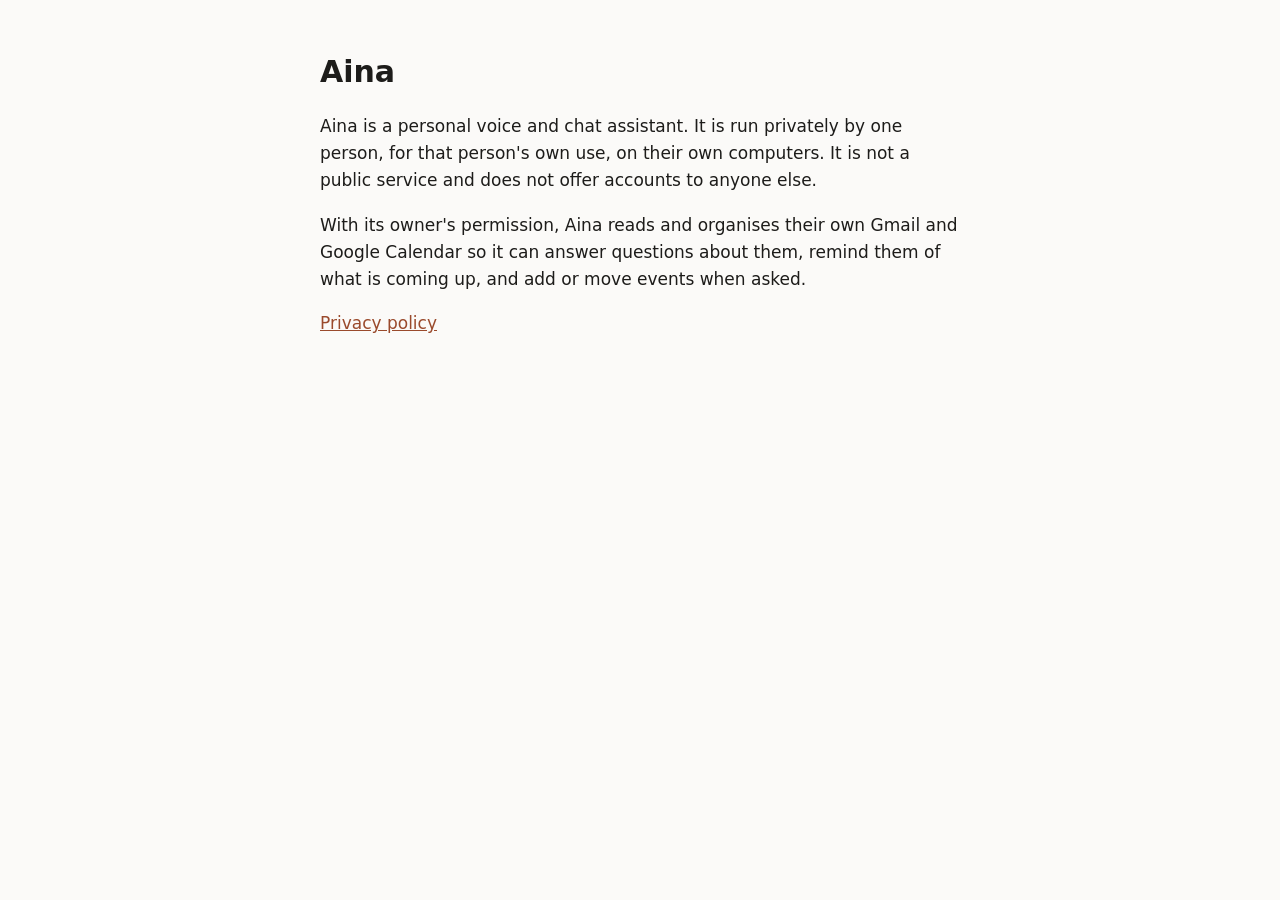
<file: index.html>
<!doctype html>
<html lang="en">
<head>
<meta charset="utf-8">
<meta name="viewport" content="width=device-width, initial-scale=1">
<title>Aina</title>
<link rel="stylesheet" href="style.css">
</head>
<body>
<main>
  <h1>Aina</h1>
  <p>Aina is a personal voice and chat assistant. It is run privately by one
  person, for that person's own use, on their own computers. It is not a
  public service and does not offer accounts to anyone else.</p>
  <p>With its owner's permission, Aina reads and organises their own Gmail and
  Google Calendar so it can answer questions about them, remind them of what
  is coming up, and add or move events when asked.</p>
  <p><a href="privacy.html">Privacy policy</a></p>
</main>
</body>
</html>
</file>
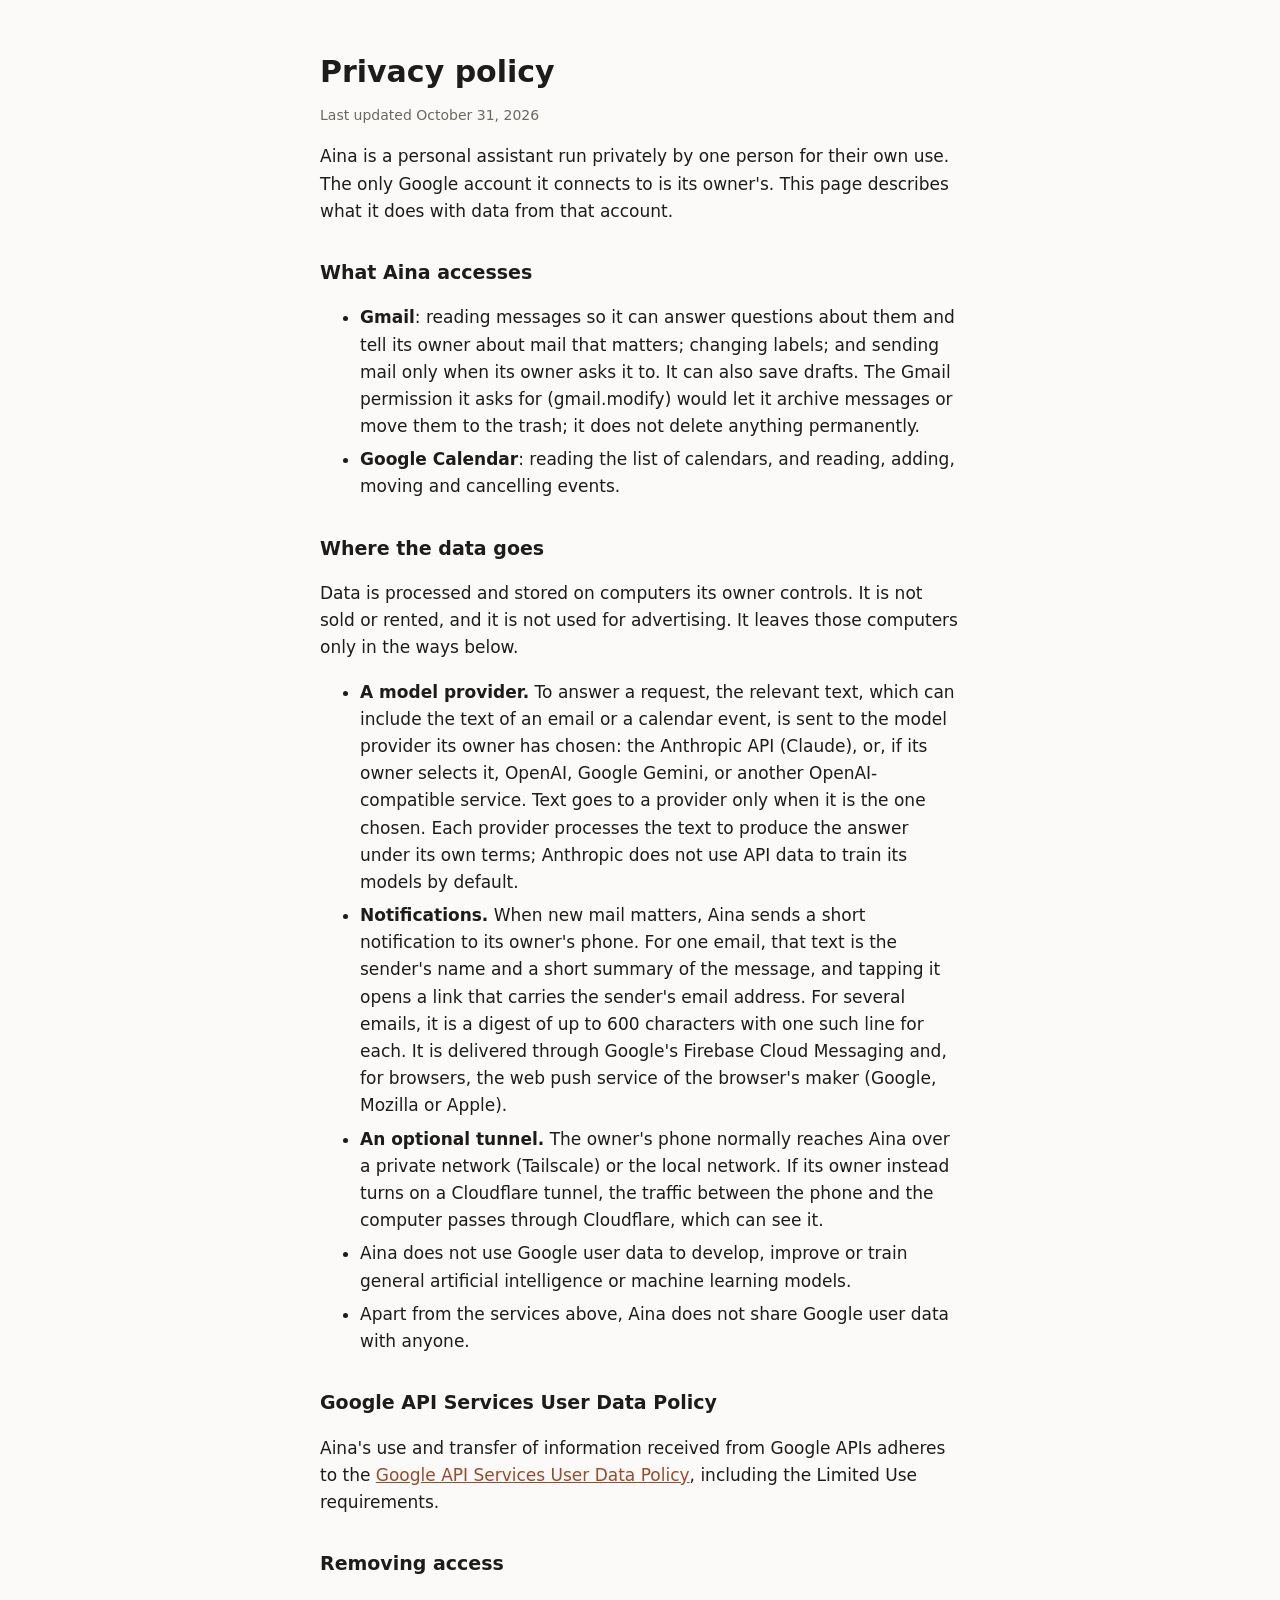
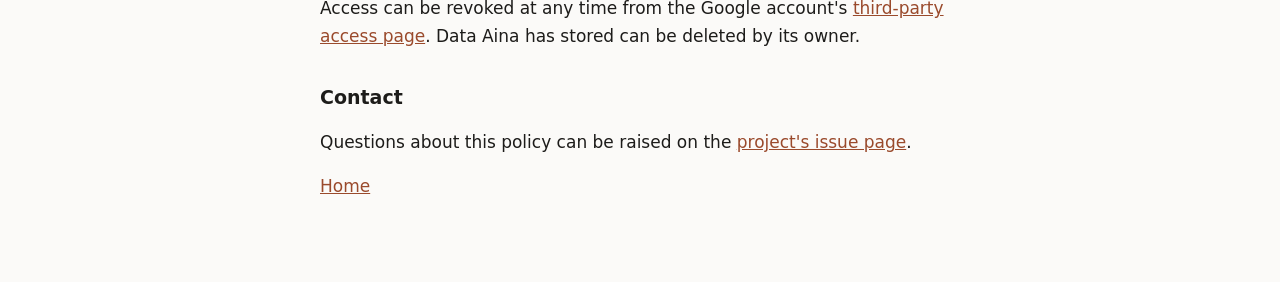
<file: privacy.html>
<!doctype html>
<html lang="en">
<head>
<meta charset="utf-8">
<meta name="viewport" content="width=device-width, initial-scale=1">
<title>Aina privacy policy</title>
<link rel="stylesheet" href="style.css">
</head>
<body>
<main>
  <h1>Privacy policy</h1>
  <p class="updated">Last updated October 31, 2026</p>

  <p>Aina is a personal assistant run privately by one person for their own
  use. The only Google account it connects to is its owner's. This page
  describes what it does with data from that account.</p>

  <h2>What Aina accesses</h2>
  <ul>
    <li><b>Gmail</b>: reading messages so it can answer questions about them
    and tell its owner about mail that matters; changing labels; and sending
    mail only when its owner asks it to. It can also save drafts. The Gmail
    permission it asks for (gmail.modify) would let it archive messages or
    move them to the trash; it does not delete anything permanently.</li>
    <li><b>Google Calendar</b>: reading the list of calendars, and reading,
    adding, moving and cancelling events.</li>
  </ul>

  <h2>Where the data goes</h2>
  <p>Data is processed and stored on computers its owner controls. It is not
  sold or rented, and it is not used for advertising. It leaves those
  computers only in the ways below.</p>
  <ul>
    <li><b>A model provider.</b> To answer a request, the relevant text,
    which can include the text of an email or a calendar event, is sent to
    the model provider its owner has chosen: the Anthropic API (Claude),
    or, if its owner selects it, OpenAI, Google Gemini, or another
    OpenAI-compatible service. Text goes to a provider only when it is the
    one chosen. Each provider processes the text to produce the answer under
    its own terms; Anthropic does not use API data to train its models by
    default.</li>
    <li><b>Notifications.</b> When new mail matters, Aina sends a short
    notification to its owner's phone. For one email, that text is the
    sender's name and a short summary of the message, and tapping it opens a
    link that carries the sender's email address. For several emails, it is a
    digest of up to 600 characters with one such line for each. It is delivered through Google's Firebase Cloud
    Messaging and, for browsers, the web push service of the browser's maker
    (Google, Mozilla or Apple).</li>
    <li><b>An optional tunnel.</b> The owner's phone normally reaches Aina
    over a private network (Tailscale) or the local network. If its owner
    instead turns on a Cloudflare tunnel, the traffic between the phone and
    the computer passes through Cloudflare, which can see it.</li>
    <li>Aina does not use Google user data to develop, improve or train
    general artificial intelligence or machine learning models.</li>
    <li>Apart from the services above, Aina does not share Google user data
    with anyone.</li>
  </ul>

  <h2>Google API Services User Data Policy</h2>
  <p>Aina's use and transfer of information received from Google APIs
  adheres to the
  <a href="https://developers.google.com/terms/api-services-user-data-policy">Google
  API Services User Data Policy</a>, including the Limited Use
  requirements.</p>

  <h2>Removing access</h2>
  <p>Access can be revoked at any time from the Google account's
  <a href="https://myaccount.google.com/permissions">third-party access
  page</a>. Data Aina has stored can be deleted by its owner.</p>

  <h2>Contact</h2>
  <p>Questions about this policy can be raised on the
  <a href="https://github.com/glassesman7/aina-app/issues">project's issue
  page</a>.</p>

  <p><a href="index.html">Home</a></p>
</main>
</body>
</html>
</file>
<file: style.css>
:root {
  --bg: #fbfaf8;
  --fg: #1d1c1a;
  --muted: #6b6862;
  --link: #9a4a2c;
}
@media (prefers-color-scheme: dark) {
  :root {
    --bg: #171615;
    --fg: #ece9e4;
    --muted: #a39f98;
    --link: #e59a76;
  }
}
body {
  margin: 0;
  background: var(--bg);
  color: var(--fg);
  font: 17px/1.6 system-ui, -apple-system, "Segoe UI", sans-serif;
}
main {
  max-width: 640px;
  margin: 0 auto;
  padding: 48px 16px 64px;
}
h1 { font-size: 30px; margin: 0 0 16px; }
h2 { font-size: 19px; margin: 32px 0 8px; }
a { color: var(--link); }
.updated { color: var(--muted); font-size: 14px; margin-top: -8px; }
li { margin-bottom: 6px; }
</file>
